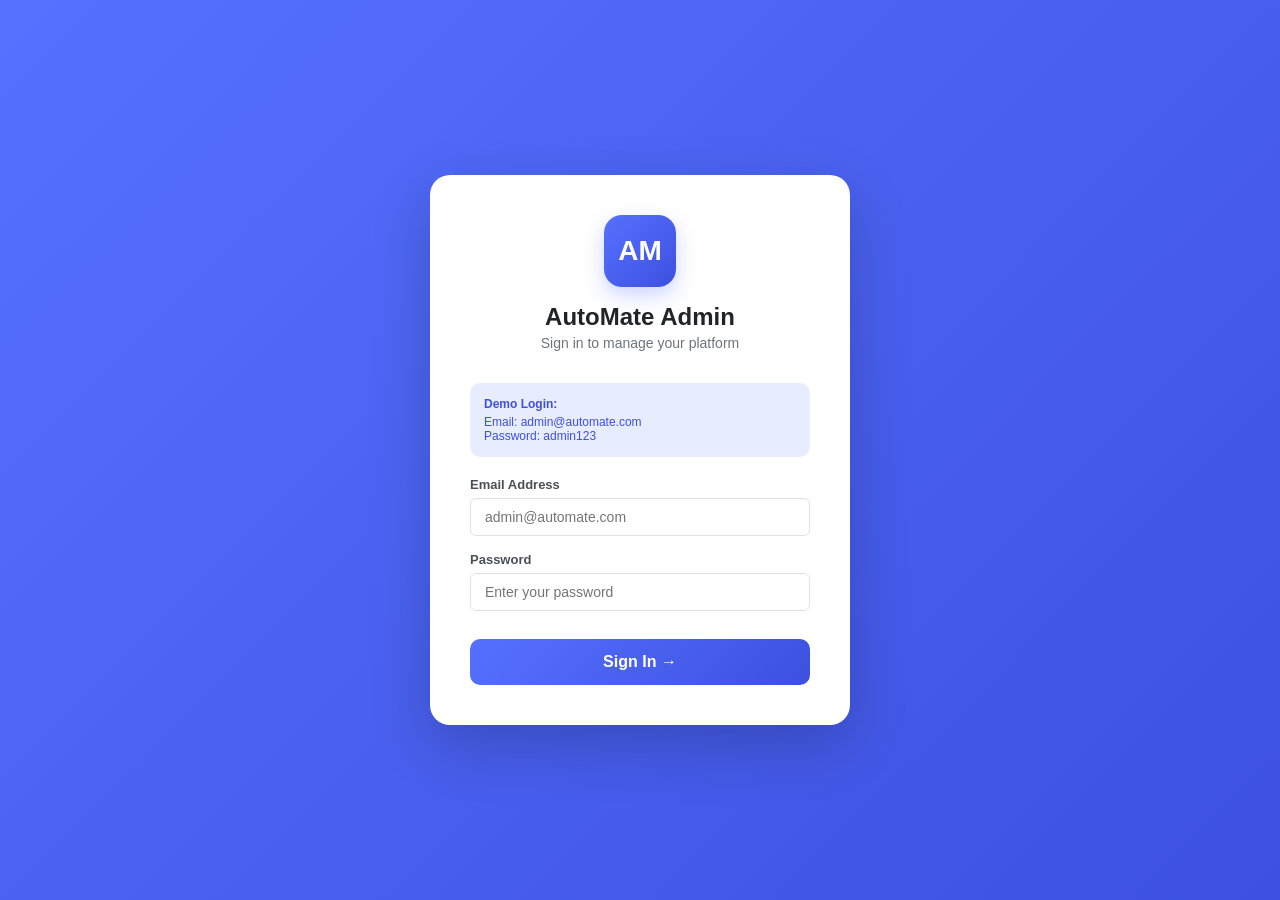
<file: automate-admin/index.html>
<!DOCTYPE html>
<html lang="en">
<head>
    <meta charset="UTF-8">
    <meta name="viewport" content="width=device-width, initial-scale=1.0">
    <title>AutoMate Admin - Login</title>
    <link rel="stylesheet" href="css/style.css">
    <style>
        body {
            background: linear-gradient(135deg, #5671FF 0%, #3D50DF 100%);
            min-height: 100vh;
            display: flex;
            align-items: center;
            justify-content: center;
            padding: 20px;
        }
        .login-container {
            background: white;
            border-radius: 20px;
            padding: 40px;
            max-width: 420px;
            width: 100%;
            box-shadow: 0 20px 60px rgba(0,0,0,0.2);
        }
        .login-logo {
            text-align: center;
            margin-bottom: 32px;
        }
        .logo-big {
            width: 72px;
            height: 72px;
            background: linear-gradient(135deg, #5671FF 0%, #3D50DF 100%);
            border-radius: 18px;
            display: flex;
            align-items: center;
            justify-content: center;
            color: white;
            font-weight: bold;
            font-size: 28px;
            margin: 0 auto 16px;
            box-shadow: 0 8px 20px rgba(86, 113, 255, 0.3);
        }
        .login-title {
            font-size: 24px;
            font-weight: 700;
            color: #212529;
        }
        .login-subtitle {
            font-size: 14px;
            color: #6C757D;
            margin-top: 4px;
        }
        .demo-credentials {
            background: #E8ECFF;
            border-radius: 10px;
            padding: 14px;
            margin-bottom: 20px;
            font-size: 12px;
            color: #3D50DF;
        }
        .demo-credentials strong {
            display: block;
            margin-bottom: 4px;
        }
        .login-btn {
            width: 100%;
            padding: 14px;
            background: linear-gradient(135deg, #5671FF 0%, #3D50DF 100%);
            color: white;
            border: none;
            border-radius: 10px;
            font-size: 16px;
            font-weight: 600;
            cursor: pointer;
            margin-top: 12px;
            transition: transform 0.2s;
        }
        .login-btn:hover {
            transform: translateY(-2px);
            box-shadow: 0 10px 25px rgba(86, 113, 255, 0.3);
        }
        .error-message {
            background: #FFEBEE;
            color: #C62828;
            padding: 10px;
            border-radius: 8px;
            font-size: 13px;
            margin-top: 12px;
            display: none;
        }
        .error-message.active {
            display: block;
        }
    </style>
</head>
<body>
    <div class="login-container">
        <div class="login-logo">
            <div class="logo-big">AM</div>
            <div class="login-title">AutoMate Admin</div>
            <div class="login-subtitle">Sign in to manage your platform</div>
        </div>

        <div class="demo-credentials">
            <strong>Demo Login:</strong>
            Email: admin@automate.com<br>
            Password: admin123
        </div>

        <form id="loginForm">
            <div class="form-group">
                <label class="form-label">Email Address</label>
                <input type="email" id="email" class="form-input" placeholder="admin@automate.com" required>
            </div>
            <div class="form-group">
                <label class="form-label">Password</label>
                <input type="password" id="password" class="form-input" placeholder="Enter your password" required>
            </div>
            <button type="submit" class="login-btn">Sign In →</button>
            <div id="errorMsg" class="error-message">Invalid email or password</div>
        </form>
    </div>

    <script>
        // If already logged in, redirect to dashboard
        if (localStorage.getItem('admin_logged_in') === 'true') {
            window.location.href = 'dashboard.html';
        }

        document.getElementById('loginForm').addEventListener('submit', function(e) {
            e.preventDefault();

            const email = document.getElementById('email').value.trim();
            const password = document.getElementById('password').value;
            const errorMsg = document.getElementById('errorMsg');

            if (email === 'admin@automate.com' && password === 'admin123') {
                localStorage.setItem('admin_logged_in', 'true');
                window.location.href = 'dashboard.html';
            } else {
                errorMsg.classList.add('active');
                setTimeout(() => errorMsg.classList.remove('active'), 3000);
            }
        });
    </script>
</body>
</html>
</file>
<file: automate-admin/css/style.css>
* {
    margin: 0;
    padding: 0;
    box-sizing: border-box;
    font-family: 'Segoe UI', Tahoma, Geneva, Verdana, sans-serif;
}

:root {
    --primary: #5671FF;
    --primary-dark: #3D50DF;
    --primary-light: #E8ECFF;
    --gold: #FFD700;
    --success: #4CAF50;
    --warning: #FF8C00;
    --danger: #FF4444;
    --info: #2196F3;
    --gray-50: #F8F9FA;
    --gray-100: #F1F3F5;
    --gray-200: #E9ECEF;
    --gray-300: #DEE2E6;
    --gray-400: #CED4DA;
    --gray-500: #ADB5BD;
    --gray-600: #6C757D;
    --gray-700: #495057;
    --gray-800: #343A40;
    --gray-900: #212529;
    --shadow-sm: 0 1px 3px rgba(0, 0, 0, 0.05);
    --shadow-md: 0 4px 6px rgba(0, 0, 0, 0.07);
    --shadow-lg: 0 10px 25px rgba(0, 0, 0, 0.1);
    --radius-sm: 6px;
    --radius-md: 10px;
    --radius-lg: 16px;
}

body {
    background: var(--gray-50);
    color: var(--gray-900);
    min-height: 100vh;
}

/* ============ LAYOUT ============ */
.app-container {
    display: flex;
    min-height: 100vh;
}

/* ============ SIDEBAR ============ */
.sidebar {
    width: 260px;
    background: white;
    border-right: 1px solid var(--gray-200);
    height: 100vh;
    position: sticky;
    top: 0;
    overflow-y: auto;
}

.sidebar-header {
    padding: 24px 20px;
    border-bottom: 1px solid var(--gray-200);
    display: flex;
    align-items: center;
    gap: 12px;
}

.logo-icon {
    width: 40px;
    height: 40px;
    background: linear-gradient(135deg, var(--primary) 0%, var(--primary-dark) 100%);
    border-radius: var(--radius-md);
    display: flex;
    align-items: center;
    justify-content: center;
    color: white;
    font-weight: bold;
    font-size: 18px;
}

.logo-text {
    font-size: 18px;
    font-weight: 700;
    color: var(--gray-900);
}

.logo-subtitle {
    font-size: 11px;
    color: var(--gray-600);
    margin-top: 2px;
}

.nav-menu {
    padding: 16px 12px;
    list-style: none;
}

.nav-item {
    margin-bottom: 4px;
}

.nav-link {
    display: flex;
    align-items: center;
    gap: 12px;
    padding: 10px 14px;
    color: var(--gray-700);
    text-decoration: none;
    border-radius: var(--radius-sm);
    font-size: 14px;
    font-weight: 500;
    transition: all 0.2s;
}

.nav-link:hover {
    background: var(--gray-100);
    color: var(--primary);
}

.nav-link.active {
    background: var(--primary-light);
    color: var(--primary);
    font-weight: 600;
}

.nav-icon {
    font-size: 18px;
    width: 24px;
    text-align: center;
}

.sidebar-footer {
    padding: 16px 20px;
    border-top: 1px solid var(--gray-200);
    margin-top: auto;
}

.logout-btn {
    width: 100%;
    padding: 10px;
    background: var(--gray-100);
    border: none;
    border-radius: var(--radius-sm);
    color: var(--gray-700);
    font-size: 14px;
    font-weight: 500;
    cursor: pointer;
    transition: all 0.2s;
}

.logout-btn:hover {
    background: var(--danger);
    color: white;
}

/* ============ MAIN CONTENT ============ */
.main-content {
    flex: 1;
    padding: 24px 32px;
    overflow-x: hidden;
}

.page-header {
    display: flex;
    justify-content: space-between;
    align-items: center;
    margin-bottom: 24px;
}

.page-title {
    font-size: 24px;
    font-weight: 700;
    color: var(--gray-900);
}

.page-subtitle {
    font-size: 13px;
    color: var(--gray-600);
    margin-top: 4px;
}

.user-badge {
    display: flex;
    align-items: center;
    gap: 10px;
    padding: 8px 14px;
    background: white;
    border-radius: 30px;
    box-shadow: var(--shadow-sm);
}

.user-avatar {
    width: 32px;
    height: 32px;
    background: var(--primary);
    color: white;
    border-radius: 50%;
    display: flex;
    align-items: center;
    justify-content: center;
    font-weight: 600;
    font-size: 14px;
}

.user-name {
    font-size: 13px;
    font-weight: 600;
    color: var(--gray-800);
}

/* ============ STAT CARDS ============ */
.stats-grid {
    display: grid;
    grid-template-columns: repeat(auto-fit, minmax(220px, 1fr));
    gap: 20px;
    margin-bottom: 24px;
}

.stat-card {
    background: white;
    border-radius: var(--radius-lg);
    padding: 20px;
    box-shadow: var(--shadow-sm);
    transition: transform 0.2s, box-shadow 0.2s;
}

.stat-card:hover {
    transform: translateY(-2px);
    box-shadow: var(--shadow-md);
}

.stat-icon {
    width: 48px;
    height: 48px;
    border-radius: var(--radius-md);
    display: flex;
    align-items: center;
    justify-content: center;
    font-size: 24px;
    margin-bottom: 12px;
}

.stat-icon.blue { background: var(--primary-light); color: var(--primary); }
.stat-icon.green { background: #E8F5E9; color: var(--success); }
.stat-icon.orange { background: #FFF3E0; color: var(--warning); }
.stat-icon.purple { background: #F3E5F5; color: #9C27B0; }
.stat-icon.gold { background: #FFF8DC; color: #B8860B; }

.stat-label {
    font-size: 13px;
    color: var(--gray-600);
    font-weight: 500;
    margin-bottom: 4px;
}

.stat-value {
    font-size: 26px;
    font-weight: 700;
    color: var(--gray-900);
}

.stat-change {
    font-size: 12px;
    color: var(--success);
    margin-top: 4px;
    font-weight: 500;
}

.stat-change.negative {
    color: var(--danger);
}

/* ============ CARDS / SECTIONS ============ */
.card {
    background: white;
    border-radius: var(--radius-lg);
    padding: 20px;
    box-shadow: var(--shadow-sm);
    margin-bottom: 20px;
}

.card-header {
    display: flex;
    justify-content: space-between;
    align-items: center;
    margin-bottom: 16px;
    padding-bottom: 12px;
    border-bottom: 1px solid var(--gray-200);
}

.card-title {
    font-size: 16px;
    font-weight: 600;
    color: var(--gray-900);
}

/* ============ TABLES ============ */
.table-container {
    overflow-x: auto;
}

table {
    width: 100%;
    border-collapse: collapse;
}

thead tr {
    border-bottom: 2px solid var(--gray-200);
}

th {
    padding: 12px 8px;
    text-align: left;
    font-size: 12px;
    font-weight: 600;
    color: var(--gray-600);
    text-transform: uppercase;
    letter-spacing: 0.5px;
}

td {
    padding: 14px 8px;
    font-size: 14px;
    color: var(--gray-800);
    border-bottom: 1px solid var(--gray-100);
}

tbody tr:hover {
    background: var(--gray-50);
}

/* ============ BADGES ============ */
.badge {
    display: inline-block;
    padding: 4px 10px;
    border-radius: 12px;
    font-size: 11px;
    font-weight: 600;
    text-transform: uppercase;
    letter-spacing: 0.3px;
}

.badge-success { background: #E8F5E9; color: #2E7D32; }
.badge-warning { background: #FFF3E0; color: #E65100; }
.badge-danger { background: #FFEBEE; color: #C62828; }
.badge-info { background: var(--primary-light); color: var(--primary); }
.badge-pro { background: #FFF8DC; color: #B8860B; border: 1px solid var(--gold); }
.badge-gray { background: var(--gray-200); color: var(--gray-700); }

/* ============ BUTTONS ============ */
.btn {
    padding: 8px 16px;
    border-radius: var(--radius-sm);
    font-size: 13px;
    font-weight: 600;
    cursor: pointer;
    border: none;
    transition: all 0.2s;
    display: inline-flex;
    align-items: center;
    gap: 6px;
}

.btn-primary {
    background: var(--primary);
    color: white;
}

.btn-primary:hover {
    background: var(--primary-dark);
}

.btn-success {
    background: var(--success);
    color: white;
}

.btn-success:hover {
    opacity: 0.9;
}

.btn-danger {
    background: var(--danger);
    color: white;
}

.btn-danger:hover {
    opacity: 0.9;
}

.btn-outline {
    background: white;
    border: 1px solid var(--gray-300);
    color: var(--gray-700);
}

.btn-outline:hover {
    background: var(--gray-100);
}

.btn-icon {
    padding: 6px 10px;
    font-size: 12px;
}

/* ============ FORM INPUTS ============ */
.form-group {
    margin-bottom: 16px;
}

.form-label {
    display: block;
    font-size: 13px;
    font-weight: 600;
    color: var(--gray-700);
    margin-bottom: 6px;
}

.form-input, .form-select, .form-textarea {
    width: 100%;
    padding: 10px 14px;
    border: 1px solid var(--gray-300);
    border-radius: var(--radius-sm);
    font-size: 14px;
    color: var(--gray-900);
    transition: border-color 0.2s;
    font-family: inherit;
}

.form-input:focus, .form-select:focus, .form-textarea:focus {
    outline: none;
    border-color: var(--primary);
}

.form-textarea {
    min-height: 100px;
    resize: vertical;
}

.search-bar {
    position: relative;
    margin-bottom: 20px;
}

.search-input {
    width: 100%;
    padding: 10px 14px 10px 40px;
    border: 1px solid var(--gray-300);
    border-radius: var(--radius-sm);
    font-size: 14px;
}

.search-icon {
    position: absolute;
    left: 14px;
    top: 50%;
    transform: translateY(-50%);
    color: var(--gray-500);
    pointer-events: none;
}

/* ============ FILTERS ============ */
.filters {
    display: flex;
    gap: 10px;
    margin-bottom: 16px;
    flex-wrap: wrap;
}

.filter-btn {
    padding: 6px 14px;
    background: white;
    border: 1px solid var(--gray-300);
    border-radius: 20px;
    font-size: 13px;
    cursor: pointer;
    color: var(--gray-700);
    transition: all 0.2s;
}

.filter-btn:hover {
    background: var(--gray-100);
}

.filter-btn.active {
    background: var(--primary);
    color: white;
    border-color: var(--primary);
}

/* ============ MODAL ============ */
.modal-overlay {
    position: fixed;
    inset: 0;
    background: rgba(0, 0, 0, 0.5);
    display: none;
    align-items: center;
    justify-content: center;
    z-index: 1000;
}

.modal-overlay.active {
    display: flex;
}

.modal {
    background: white;
    border-radius: var(--radius-lg);
    padding: 24px;
    max-width: 500px;
    width: 90%;
    max-height: 90vh;
    overflow-y: auto;
    box-shadow: var(--shadow-lg);
}

.modal-header {
    display: flex;
    justify-content: space-between;
    align-items: center;
    margin-bottom: 16px;
}

.modal-title {
    font-size: 18px;
    font-weight: 700;
}

.modal-close {
    background: none;
    border: none;
    font-size: 24px;
    cursor: pointer;
    color: var(--gray-500);
}

.modal-actions {
    display: flex;
    gap: 10px;
    justify-content: flex-end;
    margin-top: 20px;
}

/* ============ EMPTY STATES ============ */
.empty-state {
    text-align: center;
    padding: 40px 20px;
    color: var(--gray-600);
}

.empty-icon {
    font-size: 48px;
    margin-bottom: 12px;
}

/* ============ TOAST NOTIFICATIONS ============ */
.toast {
    position: fixed;
    bottom: 24px;
    right: 24px;
    padding: 14px 20px;
    background: white;
    border-radius: var(--radius-md);
    box-shadow: var(--shadow-lg);
    border-left: 4px solid var(--success);
    max-width: 320px;
    z-index: 2000;
    animation: slideIn 0.3s;
}

.toast.error {
    border-left-color: var(--danger);
}

@keyframes slideIn {
    from {
        transform: translateX(400px);
        opacity: 0;
    }
    to {
        transform: translateX(0);
        opacity: 1;
    }
}

/* ============ RESPONSIVE ============ */
@media (max-width: 768px) {
    .sidebar {
        width: 60px;
    }
    .logo-text, .logo-subtitle, .nav-link span:not(.nav-icon) {
        display: none;
    }
    .main-content {
        padding: 16px;
    }
    .stats-grid {
        grid-template-columns: 1fr;
    }
}

/* ============ CHART STYLES ============ */
.chart-container {
    width: 100%;
    height: 300px;
    position: relative;
}

.bar-chart {
    display: flex;
    align-items: flex-end;
    justify-content: space-around;
    height: 240px;
    padding: 20px 0;
    gap: 8px;
}

.bar {
    flex: 1;
    background: linear-gradient(180deg, var(--primary) 0%, var(--primary-dark) 100%);
    border-radius: 8px 8px 0 0;
    min-height: 4px;
    position: relative;
    transition: all 0.3s;
    cursor: pointer;
}

.bar:hover {
    opacity: 0.8;
    transform: translateY(-4px);
}

.bar-label {
    position: absolute;
    bottom: -24px;
    left: 50%;
    transform: translateX(-50%);
    font-size: 11px;
    color: var(--gray-600);
}

.bar-value {
    position: absolute;
    top: -24px;
    left: 50%;
    transform: translateX(-50%);
    font-size: 11px;
    font-weight: 600;
    color: var(--gray-800);
    white-space: nowrap;
}
</file>
